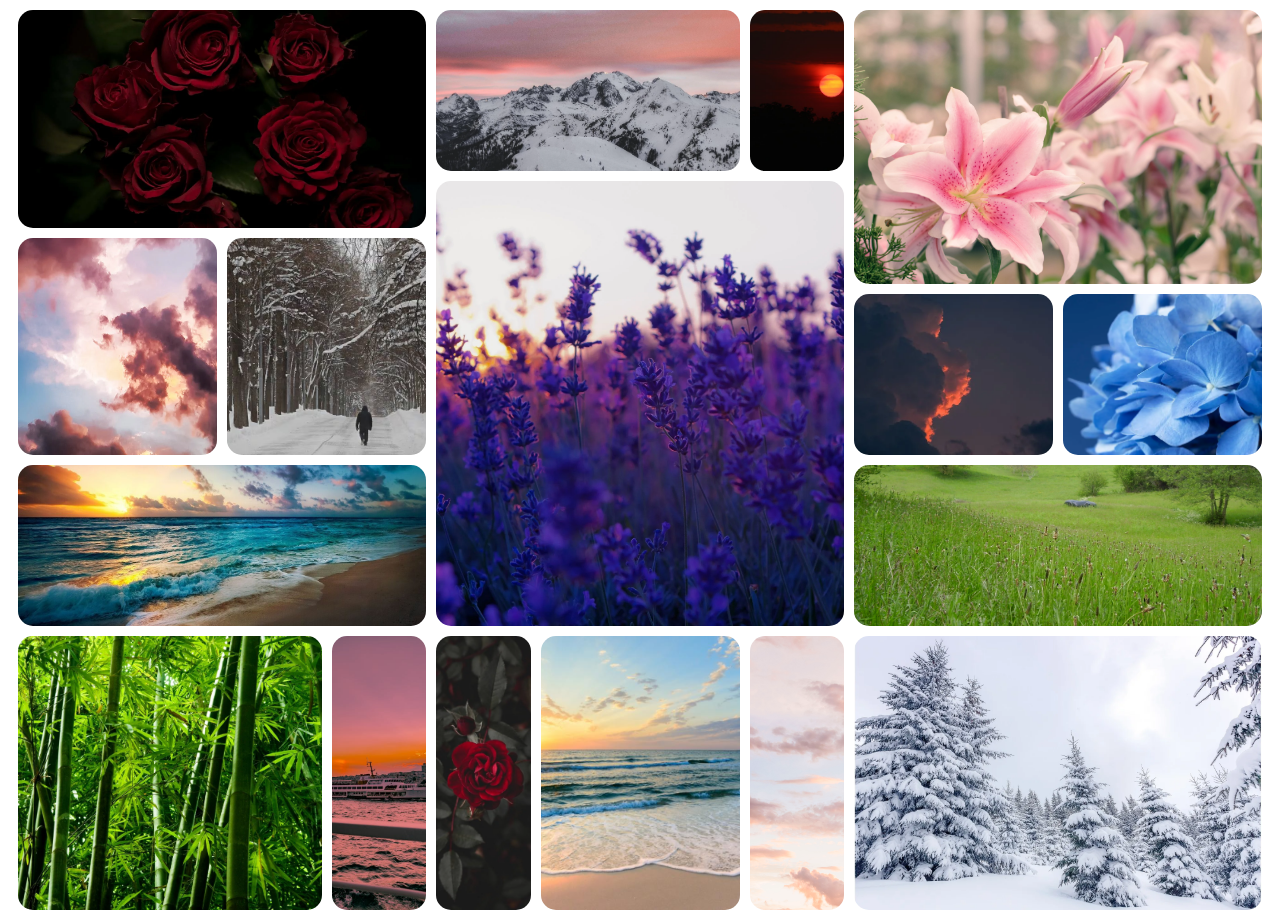
<file: index2.html>
<!DOCTYPE html>
<html lang="en">
<head>
    <meta charset="UTF-8">
    <meta name="viewport" content="width=device-width, initial-scale=1.0">
    <title>Document</title>
    <link rel="stylesheet" href="style2.css">
</head>
<body>
    <div class="contenedor">
        <div class="columnaUno">
            <div class="uno"></div>
            <div class="dos"></div>
            <div class="tres"></div>
            <div class="cuatro"></div>
            <div class="cinco"></div>
            <div class="seis"></div>
        </div>
        <div class="columnaDos">
            <div class="siete"></div>
            <div class="ocho"></div>
            <div class="nueve"></div>
            <div class="diez"></div>
            <div class="once"></div>
            <div class="doce"></div>
        </div>
        <div class="columnaTres">
            <div class="trece"></div>
            <div class="catorce"></div>
            <div class="quince"></div> 
            <div class="dieciseis"></div>
            <div class="diecisiete"></div> 
        </div>
    </div>
</body>
</html>
</file>
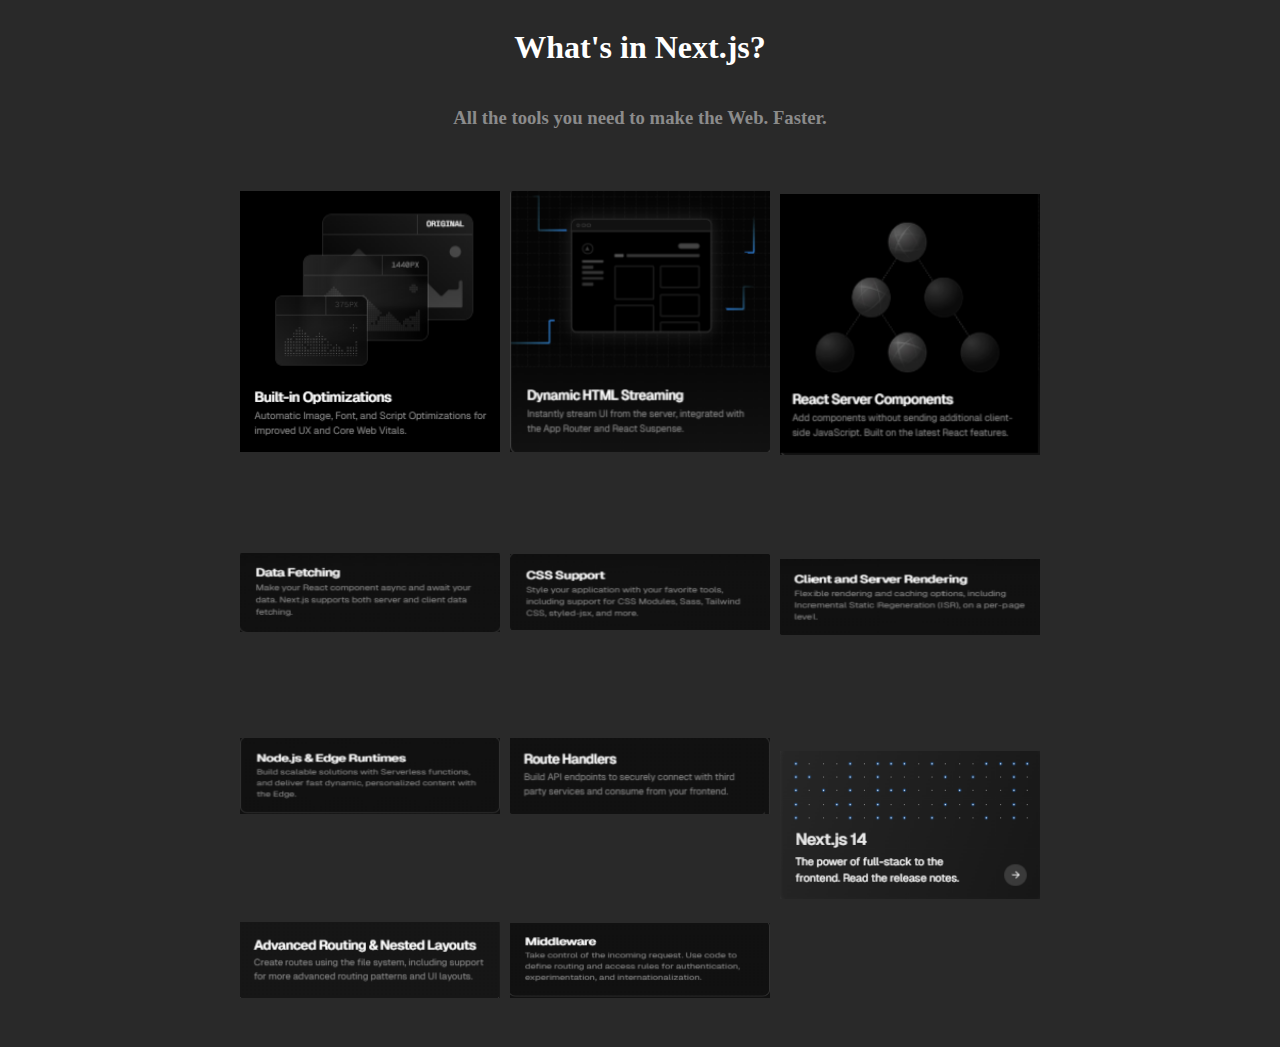
<file: index3.1.html>
<!DOCTYPE html>
<html lang="en">
<head>
    <meta charset="UTF-8">
    <meta name="viewport" content="width=device-width, initial-scale=1.0">
    <title>Document</title>
    <link rel="stylesheet" href="style3.1.css">
</head>
<body>
    <div class="titulo">
        <h1>What's in Next.js?</h1>
        <h3 class="subtitulo">All the tools you need to make the Web. Faster.</h3>
    </div>
    <div class="contenedor">
        <div class="col1">
            <div class="uno"></div>
            <div class="cuatro"></div>
            <div class="siete"></div>
            <div class="diez"></div>
        </div>
        <div class="col2">
            <div class="dos"></div>
            <div class="cinco"></div>
            <div class="ocho"></div>
            <div class="once"></div>
        </div>
        <div class="col3">
            <div class="tres"></div>
            <div class="seis"></div>
            <div class="nueve"></div>
        </div>
    </div>
</body>
</html>
</file>
<file: style2.css>
.contenedor{
    height: 100vh;
    display: grid;
    grid-template-columns: repeat(3, 1fr);
    gap: 10px;
    margin: 10px;
}

.columnaUno{
    display: grid;
    gap: 10px;
    grid-template-columns: repeat(4, 1fr);
    grid-template-rows: repeat(16, 1fr);
    
}
    .uno{
        grid-column: 1/-1;
        grid-row: 1/5;
        border-radius: 15px;
        background-image: url(images/1.png);
        background-repeat: no-repeat;
        background-size: cover;
        background-position: center;
        transition: transform 0.5s ease;
    }
        .uno:hover{
            transform: matrix(1, 0.5, -0.5, 1, 50, 0);
        }
    .dos{
        grid-column: 1/3;
        grid-row: 5/9;
        border-radius: 15px;
        background-image: url(images/2.png);
        background-repeat: no-repeat;
        background-size: cover;
        background-position: center;
        
    }
    @keyframes cambioEscala {
        from {
          transform: scale(1);
        }
        to {
          transform: scale(1.5);
        }
      }

        .dos:hover{
            animation: cambioEscala 1s ease-in-out infinite alternate;
        }
        
    .tres{
        grid-column: 3/5;
        grid-row: 5/9;
        border-radius: 15px;
        background-image: url(images/3.png);
        background-repeat: no-repeat;
        background-size: cover;
        background-position: center; 
    }
        .tres:hover{
            animation: cambioEscalaPequenio 1s ease-in-out infinite alternate;
        }
        @keyframes cambioEscalaPequenio {
            from {
              transform: scale(0.5);
            }
            to {
              transform: scale(1);
            }
          }

    .cuatro{
        grid-column: 1/-1;
        grid-row: 9/12;
        border-radius: 15px;
        background-image: url(images/4.jpg);
        background-repeat: no-repeat;
        background-size: cover;
        background-position: center;
    }
        .cuatro:hover{
            transform: matrix(1, -0.5, 0.5, 1, 0, 50);
        }
    .cinco{
        grid-column: 1/4;
        grid-row: 12/-1;
        border-radius: 15px;
        background-image: url(images/5.png);
        background-repeat: no-repeat;
        background-size: cover;
        background-position: center;
    }
        .cinco:hover{
            animation: desplazaDerecha 1s ease-in-out infinite alternate;
        }
        @keyframes desplazaDerecha {
            from {
              transform: translateX(0);
            }
            to {
              transform: translateX(200px);
            }
          }
    .seis{
        grid-column: 4/-1;
        grid-row: 12/-1;
        border-radius: 15px;
        background-image: url(images/6.jpeg);
        background-repeat: no-repeat;
        background-size: cover;
        background-position: center;
    }
        .seis:hover{
            animation: desplazaArriba 5s ease-in-out infinite alternate;
        }
        @keyframes desplazaArriba {
            from {
              transform: translateY(0);
            }
            to {
              transform: translateY(-2000px);
            }
          }
.columnaDos{
    display: grid;
    gap: 10px;
    grid-template-columns: repeat(4, 1fr);
    grid-template-rows: repeat(16, 1fr);
}
    .siete{
        background-color: lightgreen;
        grid-column: 1/4;
        grid-row: 1/4;
        border-radius: 15px;
        background-image: url(images/7.png);
        background-repeat: no-repeat;
        background-size: cover;
        background-position: center;
    }
        .siete:hover{
            animation: zigzag 1s linear infinite;
        }
        @keyframes zigzag {
            0% {
              transform: translateY(0) translateX(0);
            }
            25% {
              transform: translateY(-20px) translateX(20px);
            }
            50% {
              transform: translateY(0) translateX(0);
            }
            75% {
              transform: translateY(20px) translateX(-20px);
            }
            100% {
              transform: translateY(0) translateX(0);
            }
          }
    .ocho{
        grid-column: 4/5;
        grid-row: 1/4;
        border-radius: 15px;
        background-image: url(images/8.jpeg);
        background-repeat: no-repeat;
        background-size: cover;
        background-position: center;
    }
        .ocho:hover{
            animation: circulo 2s linear infinite;
        }
        @keyframes circulo {
            0% {
                transform: rotate(0deg);
              }
              100% {
                transform: rotate(360deg);
              }
        }
    .nueve{
        grid-column: 1/-1;
        grid-row: 4/12;
        border-radius: 15px;
        background-image: url(images/9.png);
        background-repeat: no-repeat;
        background-size: cover;
        background-position: center;
        
        transition: clip-path 0.5s ease;
    }
        .nueve:hover{
            clip-path: polygon(25% 0%, 75% 0%, 100% 50%, 75% 100%, 25% 100%, 0% 50%);
        }
    .diez{
        grid-column: 1/2;
        grid-row: 12/-1;
        border-radius: 15px;
        background-image: url(images/10.png);
        background-repeat: no-repeat;
        background-size: cover;
        background-position: center;
    }
        .diez:hover{
            transform: skew(50deg, 30deg);
        }
    .once{
        grid-column: 2/4;
        grid-row: 12/-1;
        border-radius: 15px;
        background-image: url(images/11.jpg);
        background-repeat: no-repeat;
        background-size: cover;
        background-position: center;
        
    }
        .once:hover{
            animation: penultima 2s ease-in-out infinite;
        }
        @keyframes penultima {
            0%{
                transform: translateY(0);
            }
            20%{
                transform: translateY(-200px);
                transform: translateX(-200px);
            } 
            40% {
              transform: translateY(-200px);
            }
            50%{
                transform: translateY(0);
            }
            60% {
              transform: translateY(200px);
              transform: translateX(200px);
            }
            80%{
                transform: translateY(0);
            }
            100%{
                transform: translateY(0);
            }
          }
        
    .doce{
        grid-column: 4/-1;
        grid-row: 12/-1;
        border-radius: 15px;
        background-image: url(images/12.jpg);
        background-repeat: no-repeat;
        background-size: cover;
        background-position: center;
    }
        .doce:hover{
            transform: skew(-50deg, -30deg); 
        }
    
.columnaTres{
    display: grid;
    gap: 10px;
    grid-template-columns: repeat(4, 1fr);
    /* margin: 10px; */
    grid-template-rows: repeat(16, 1fr);
}

.trece{
    grid-column: 1/-1;
    grid-row: 1/6;
    border-radius: 15px;
    background-image: url(images/13.png);
    background-repeat: no-repeat;
    background-size: cover;
    background-position: center;
}
    .trece:hover{
        animation: ultima 2s ease-in-out infinite;
    }
    @keyframes ultima{
        from {
            transform: scale(0.5);
          }
          20%{
            transform: scale(1);
          }
          60%{
            transform: scale(1.5);
          }
          to {
            transform: scale(1);
          }
    }
.catorce{
    grid-column: 1/3;
    grid-row: 6/9;
    border-radius: 15px;
    background-image: url(images/14.png);
    background-repeat: no-repeat;
    background-size: cover;
    background-position: center;
}
    .catorce:hover{
        animation: rebota 2s ease-in-out infinite;
    }
    @keyframes rebota {
        0%{
            transform: translateY(0);
        }
        40% {
          transform: translateY(-200px);
        }
        50%{
            transform: translateY(0);
        }
        60% {
          transform: translateY(-100px);
        }
        100%{
            transform: translateY(0);
        }
      }
.quince{
    grid-column: 3/-1;
    grid-row: 6/9;
    border-radius: 15px;
    background-image: url(images/15.png);
    background-repeat: no-repeat;
    background-size: cover;
    background-position: center;

}
    .quince:hover{
        animation: rebota2 2s ease-in-out infinite;
    }
    @keyframes rebota2 {
        0%{
            transform: translateY(0);
        }
        40% {
          transform: translateY(200px);
        }
        50%{
            transform: translateY(0);
        }
        60% {
          transform: translateY(100px);
        }
        100%{
            transform: translateY(0);
        }
      }
.dieciseis{
    grid-column: 1/-1;
    grid-row: 9/12;
    border-radius: 15px;
    background-image: url(images/16.jpg);
    background-repeat: no-repeat;
    background-size: cover;
    background-position: center;
}
    .dieciseis:hover{
        animation: zigzag2 3s linear infinite;
    }
    @keyframes zigzag2 {
        0% {
            transform: translateY(0) translateX(0);
        }
        25% {
            transform: translateY(200px) translateX(-200px);
        }
        50% {
          transform: translateY(0) translateX(0);
        }
        75% {
            transform: translateY(-20px) translateX(20px);
        }
        100% {
          
          transform: translateY(0) translateX(0);
        }
      }
.diecisiete{
    grid-column: 1/-1;
    grid-row: 12/-1;
    border-radius: 15px;
    background-image: url(images/17.png);
    background-repeat: no-repeat;
    background-size: cover;
    background-position: center;
    
}
    .diecisiete:hover{
        animation: desplazaIzq 5s ease-in-out infinite alternate;
    }

@keyframes desplazaIzq {
    from {
      transform: translateX(0);
    }
    to {
      transform: translateX(-2000px);
    }
  }

/*  */
@media all and (max-width: 1000px){
    .contenedor{
        grid-template-columns: repeat(2, 1fr);
        grid-template-rows: repeat(2, 1fr);
    }
    .columnaTres{
        grid-column: 1/-1;
        grid-template-columns: repeat(4, 1fr);
        grid-template-rows: repeat(4, 1fr);
    }
        .trece{
            grid-column: 1/3;
            grid-row: 1/3;
            
        }
        .catorce{
            grid-column: 3/-1;
            grid-row: 1/2;
            
        }
        .quince{
            grid-column: 3/-1;
            grid-row: 2/3;
            
        }
        .dieciseis{
            grid-column: 1/-1;
            grid-row: 3/4;
            
        }
        .diecisiete{
            grid-column: 1/-1;
            grid-row: 4/-1;
        }
}


@media all and (max-width: 700px){
    .contenedor{
        grid-template-columns: 1fr;
        grid-template-rows: repeat(3, 1fr);
    }
}
</file>
<file: style3.1.css>
body{
    background-color: #292929;
    height: 100vh;
}
.titulo{
    display: grid;
    justify-items: center;
}
h1{
    color: white;
}
    .subtitulo{
        color: #8b8b8b;
    }

.contenedor{
    height: 100vh;
    display: grid;
    gap: 10px;
    margin: 10px;
    grid-template-columns: repeat(3, 1fr);
    margin: 100px;
    max-width: 800px;
    margin: 0 auto;

}
    .col1{
        display: grid;
        gap: 10px;
        grid-template-rows: 4fr repeat(3, 2fr);
    }
        .uno{
            background-image: url(imagenes3/1.png);
            background-repeat: no-repeat;
            background-size: contain;
            background-position: center;
            animation: animacionUno 5s ease-in-out;
        }
        @keyframes animacionUno {
            from{
                clip-path: polygon(50% 0, 52% 0, 100% 100%, 0% 100%);
            }
            50%{
                clip-path: polygon(53% 1%, 100% 0, 100% 100%, 0% 100%);
            }
            to{
                clip-path: polygon(0 0, 100% 0, 100% 100%, 0% 100%);
            }
        }
        .cuatro{
            background-image: url(imagenes3/4.png);
            background-repeat: no-repeat;
            background-size: contain;
            background-position: center;
            animation: animacionCuatro 5s ease-in-out;
            
        }
        @keyframes animacionCuatro {
            from{
                clip-path: polygon(11% 0, 12% 53%, 13% 100%, 0% 100%, 0 51%, 0% 0%);
            }
            50%{
                clip-path: polygon(11% 0, 100% 56%, 13% 100%, 0% 100%, 0 51%, 0% 0%);
            }
            to{
                clip-path: polygon(100% 0, 100% 56%, 100% 100%, 0% 100%, 0 51%, 0% 0%);
            }
        }
        
        .siete{
            background-image: url(imagenes3/7.png);
            background-repeat: no-repeat;
            background-size: contain;
            background-position: center;
            animation: animacionSiete 5s ease-in-out;
        }
        @keyframes animacionSiete {
            from{
                clip-path: polygon(20% 0%, 0% 20%, 46% 50%, 0% 80%, 20% 100%, 50% 53%, 80% 100%, 100% 80%, 53% 50%, 100% 20%, 80% 0%, 50% 48%);
            }
            50%{
                clip-path: polygon(20% 0%, 0% 20%, 0 50%, 0% 80%, 20% 100%, 50% 100%, 80% 100%, 100% 80%, 100% 50%, 100% 20%, 80% 0%, 52% 0);
            }
            to{
                clip-path: polygon(20% 0%, 0 0, 0 50%, 0% 80%, 0 100%, 50% 100%, 80% 100%, 100% 100%, 100% 50%, 100% 20%, 100% 0, 52% 0);
            }
        }
        .diez{
            background-image: url(imagenes3/10.png);
            background-repeat: no-repeat;
            background-size: contain;
            background-position: center;
            animation: animacionDiez 5s ease-in-out;
        }
        @keyframes animacionDiez {
            from{
                clip-path: ellipse(25% 40% at 50% 50%);
            }
            50%{
                clip-path: ellipse(50% 40% at 50% 50%);            
            }
            to{
                clip-path: ellipse(76% 99% at 55% 59%);            
            }
        }
        
    .col2{
        display: grid;
        gap: 10px;
        grid-template-rows: 4fr repeat(3, 2fr);
    }
        .dos{
            background-image: url(imagenes3/2.png);
            background-repeat: no-repeat;
            background-size: contain;
            background-position: center;
            animation: aDos 5s ease-in-out;
        }
        @keyframes aDos {
            from{
                clip-path: polygon(50% 0%, 83% 12%, 100% 43%, 94% 78%, 68% 100%, 32% 100%, 6% 78%, 0% 43%, 17% 12%);
            }
            50%{
                clip-path: polygon(50% 0%, 100% 0, 100% 43%, 94% 78%, 68% 100%, 32% 100%, 0 100%, 0% 43%, 17% 12%);
            }
            to{
                clip-path: polygon(50% 0%, 100% 0, 100% 43%, 100% 100%, 68% 100%, 32% 100%, 0 100%, 0% 43%, 0 0);
            }
        }
        .cinco{
            background-image: url(imagenes3/5.png);
            background-repeat: no-repeat;
            background-size: contain;
            background-position: center;
            animation: aCinco 5s ease-in-out;
        }
        @keyframes aCinco {
            from{
                clip-path: polygon(59% 0, 60% 54%, 60% 100%, 48% 100%, 46% 52%, 46% 0);
            }
            50%{
                clip-path: polygon(59% 0, 100% 52%, 60% 100%, 48% 100%, 0 53%, 46% 0);
            }
            to{
                clip-path: polygon(100% 0, 100% 52%, 100% 100%, 0 100%, 0 53%, 0 0);
            }
        }
        .ocho{
            background-image: url(imagenes3/8.png);
            background-repeat: no-repeat;
            background-size: contain;
            background-position: center;
            animation: aOcho 5s ease-in-out;
        }
        @keyframes aOcho {
            from{
                clip-path: polygon(0% 15%, 31% 38%, 15% 0%, 85% 0%, 64% 35%, 100% 15%, 100% 85%, 66% 68%, 85% 100%, 15% 100%, 31% 69%, 0% 85%);
            }
            50%{
                clip-path: polygon(0% 15%, 15% 15%, 15% 0%, 85% 0%, 85% 15%, 100% 15%, 100% 85%, 85% 85%, 85% 100%, 15% 100%, 15% 85%, 0% 85%);
            }
            to{
                clip-path: polygon(0% 15%, 0 0, 15% 0%, 85% 0%, 100% 0, 100% 15%, 100% 85%, 100% 100%, 85% 100%, 15% 100%, 0 100%, 0% 85%);
            }
        }
        .once{
            background-image: url(imagenes3/11.png);
            background-repeat: no-repeat;
            background-size: contain;
            background-position: center;
            animation: aOnce 5s ease-in-out;
        }

        @keyframes aOnce {
            from{
                clip-path: polygon(25% 0%, 100% 0%, 75% 100%, 0% 100%);            }
            50%{
                clip-path: polygon(25% 0%, 100% 0%, 100% 100%, 0% 100%);
            }
            to{
                clip-path: polygon(0 0, 100% 0%, 100% 100%, 0% 100%);
            }
        }

    .col3{
        display: grid;
        gap: 10px;
        grid-template-rows: repeat(10, 1fr);
    }
        .tres{
            grid-row: 1/5;
            background-image: url(imagenes3/3.png);
            background-repeat: no-repeat;
            background-size: contain;
            background-position: center;
            animation: aDos 5s ease-in-out;
        }
        @keyframes aDos {
            from{
                clip-path: polygon(50% 0%, 61% 35%, 98% 35%, 68% 57%, 79% 91%, 50% 70%, 21% 91%, 32% 57%, 2% 35%, 39% 35%);
            }
            75%{
                clip-path: polygon(50% 0%, 61% 35%, 100% 29%, 68% 57%, 100% 100%, 50% 70%, 0 100%, 32% 57%, 0 27%, 39% 35%);
            }
            50%{
                clip-path: polygon(50% 0%, 61% 35%, 100% 29%, 68% 57%, 100% 100%, 50% 100%, 0 100%, 32% 57%, 0 27%, 0 0);
            }
            25%{
                clip-path: polygon(50% 0%, 84% 13%, 100% 29%, 85% 68%, 100% 100%, 50% 100%, 0 100%, 10% 59%, 0 27%, 0 0);
            }
            to{
                clip-path: polygon(50% 0%, 100% 0, 100% 29%, 100% 70%, 100% 100%, 50% 100%, 0 100%, 0 60%, 0 27%, 0 0);
            }
        }
        .seis{
            grid-row: 5/7;
            background-image: url(imagenes3/6.png);
            background-repeat: no-repeat;
            background-size: contain;
            background-position: center;
            animation: aSeis 5s ease-in-out;
        }
        @keyframes aSeis {
            from{
                clip-path: polygon(100% 0%, 100% 51%, 100% 100%, 89% 100%, 87% 51%, 88% 0);
            }
            50%{
                clip-path: polygon(100% 0%, 100% 51%, 100% 100%, 89% 100%, 0 50%, 88% 0);
            }
            to{
                clip-path: polygon(100% 0%, 100% 51%, 100% 100%, 0 100%, 0 50%, 0 0);
            }
        }
        .nueve{
            grid-row: 7/-2;
            background-image: url(imagenes3/9.png);
            background-repeat: no-repeat;
            background-size: contain;
            background-position: center;
            animation: aNueve 5s ease-in-out;
        }
        @keyframes aNueve {
            from{
                clip-path: polygon(100% 0%, 75% 50%, 100% 100%, 25% 100%, 0% 50%, 25% 0%);
            }
            50%{
                clip-path: polygon(100% 0%, 75% 50%, 100% 100%, 0 100%, 0% 50%, 0 0);
            }
            to{
                clip-path: polygon(100% 0%, 100% 53%, 100% 100%, 0 100%, 0% 50%, 0 0);
            }
        }

@media all and (max-width: 1000px){
    .contenedor{
        grid-template-columns: repeat(2, 1fr);
        grid-template-rows: repeat(2, 1fr);
        gap: 0;
        margin: 0;
    }
}
@media all and (max-width: 700px){
    .contenedor{
        grid-template-columns: 1fr;
        grid-template-rows: repeat(3, 1fr);
    }
}
</file>
